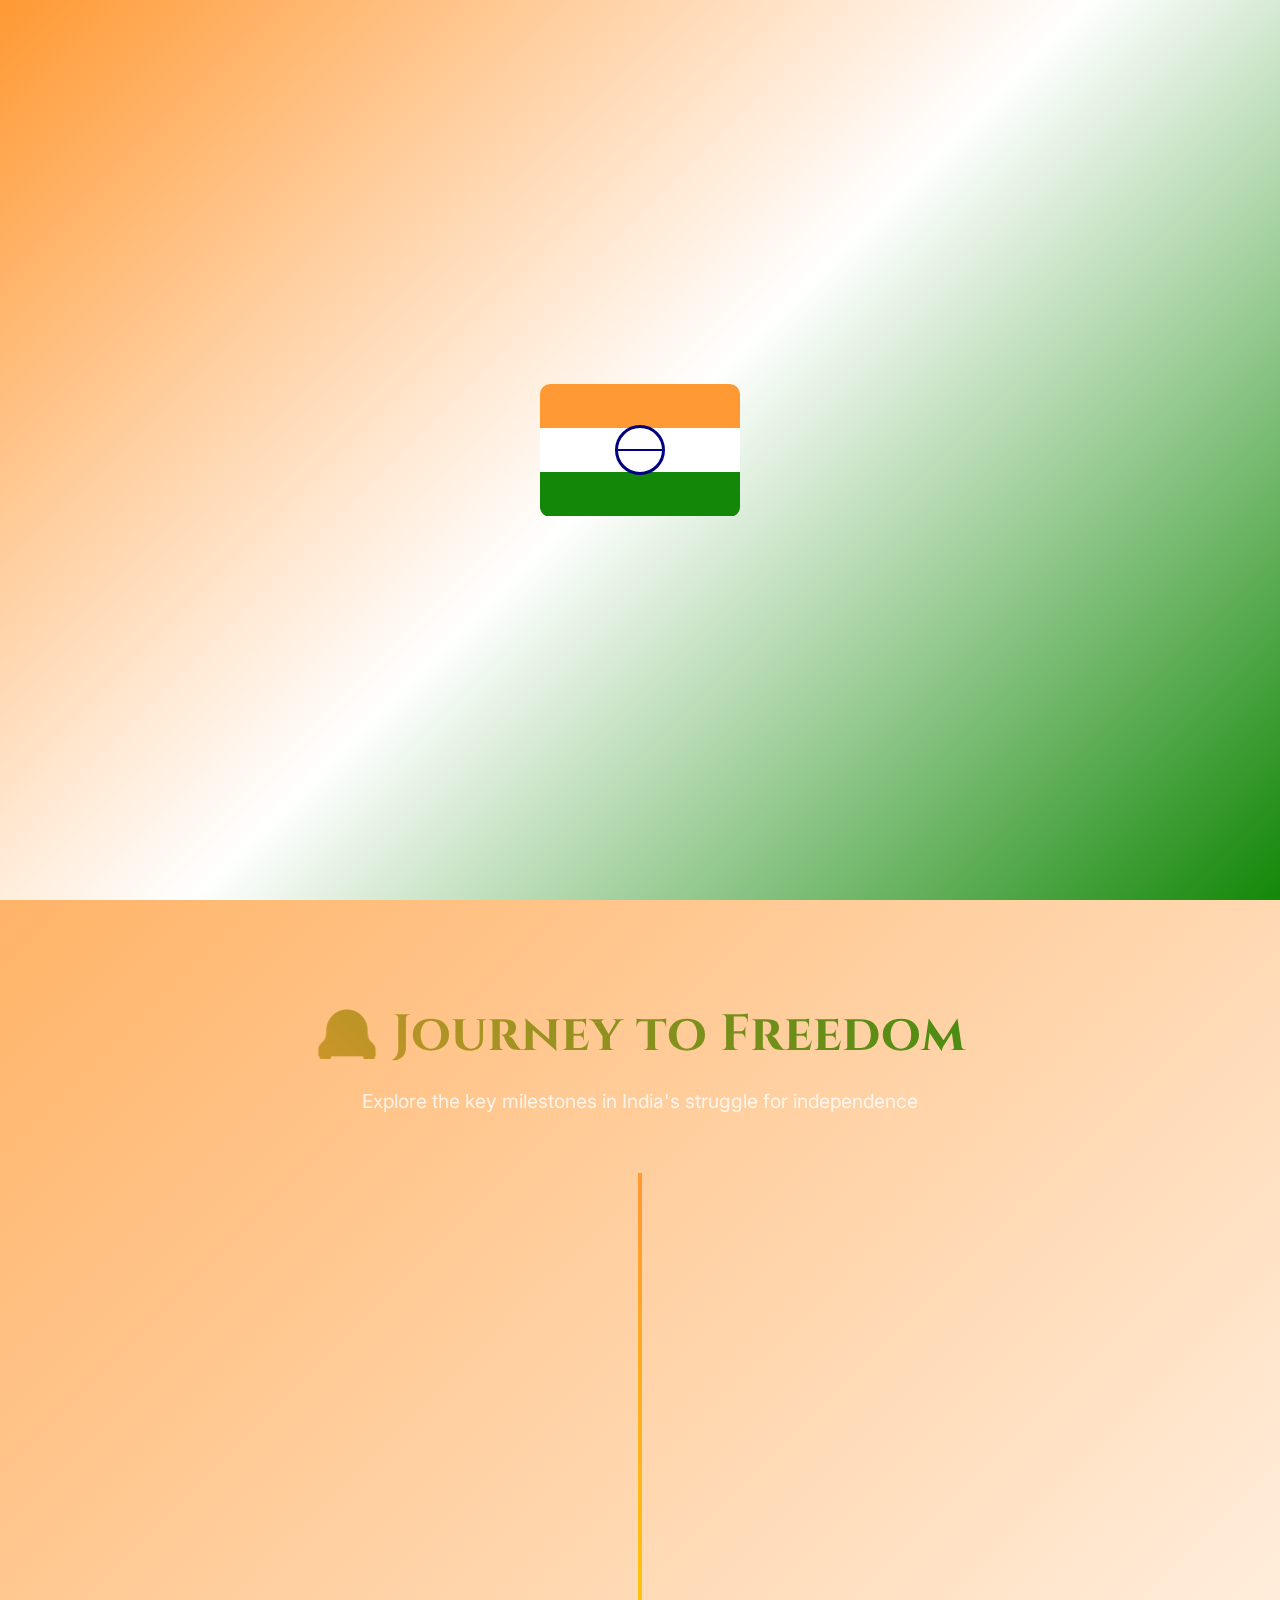
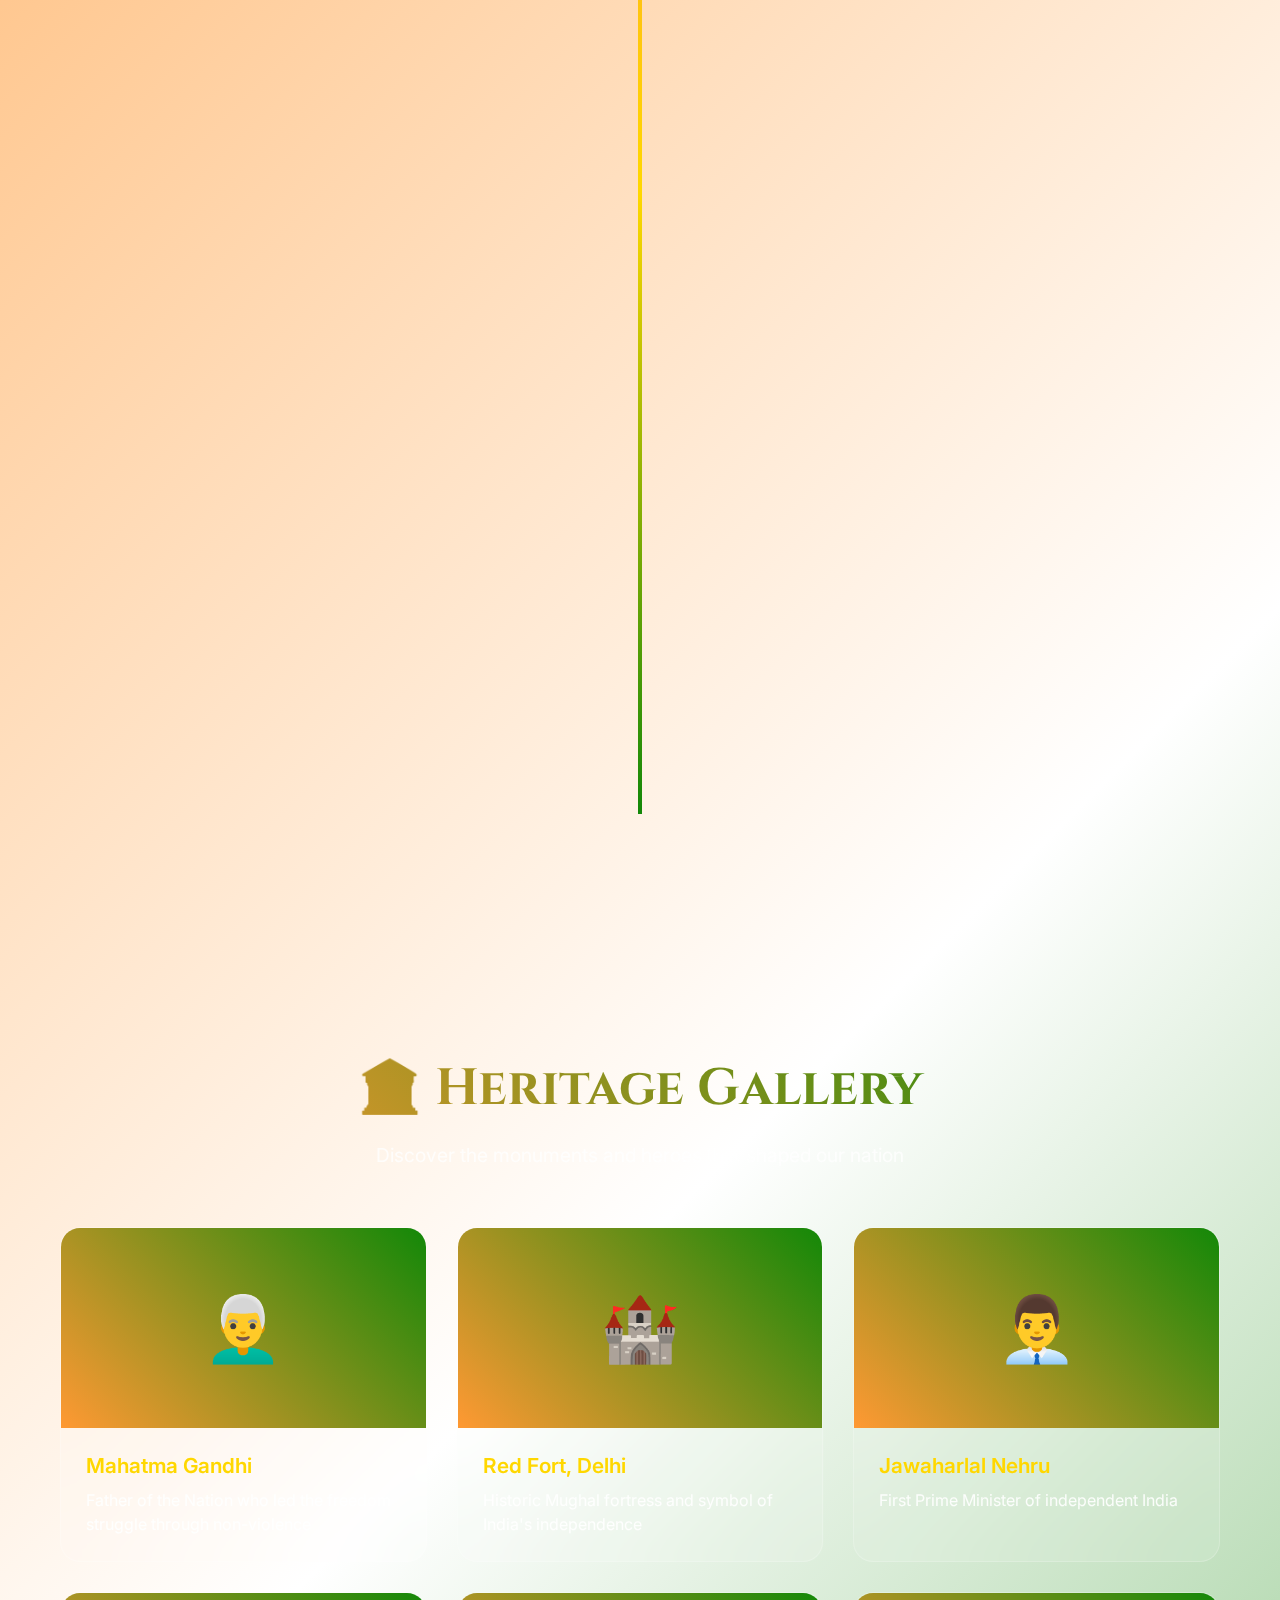
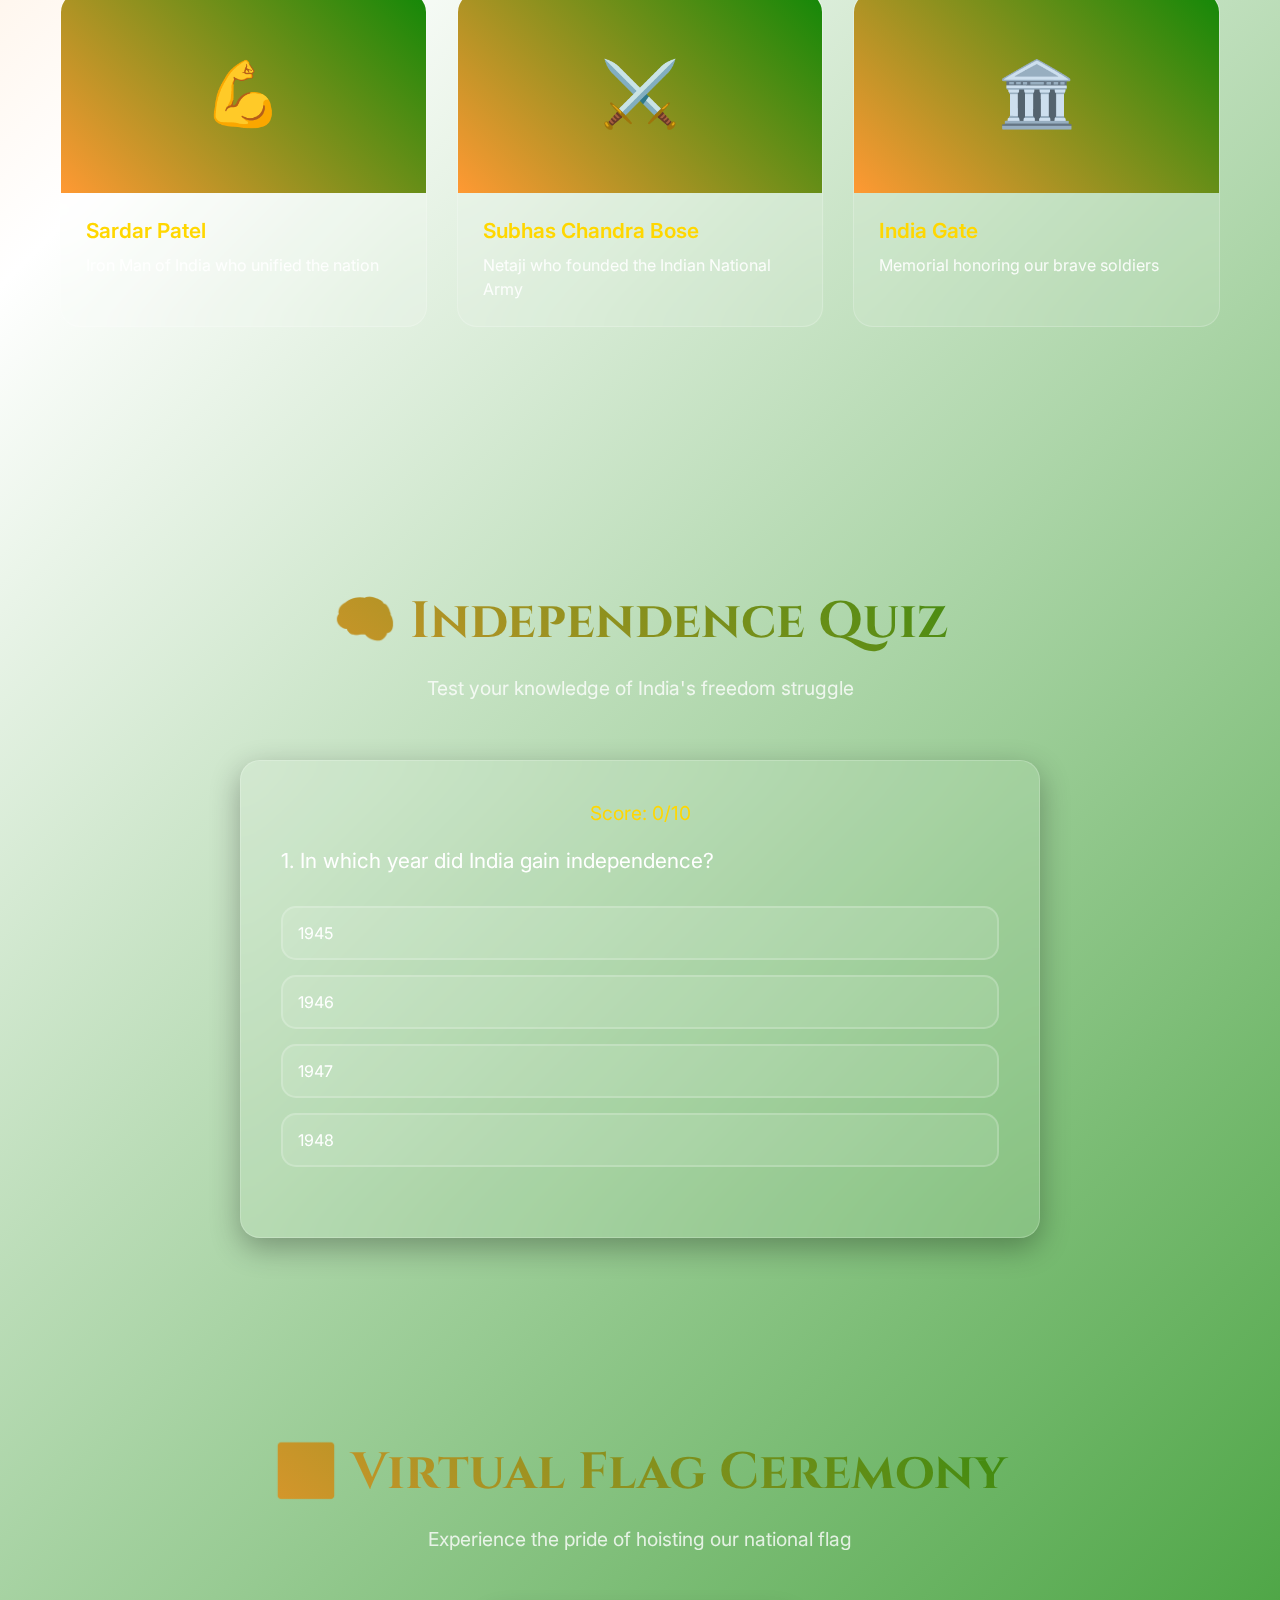
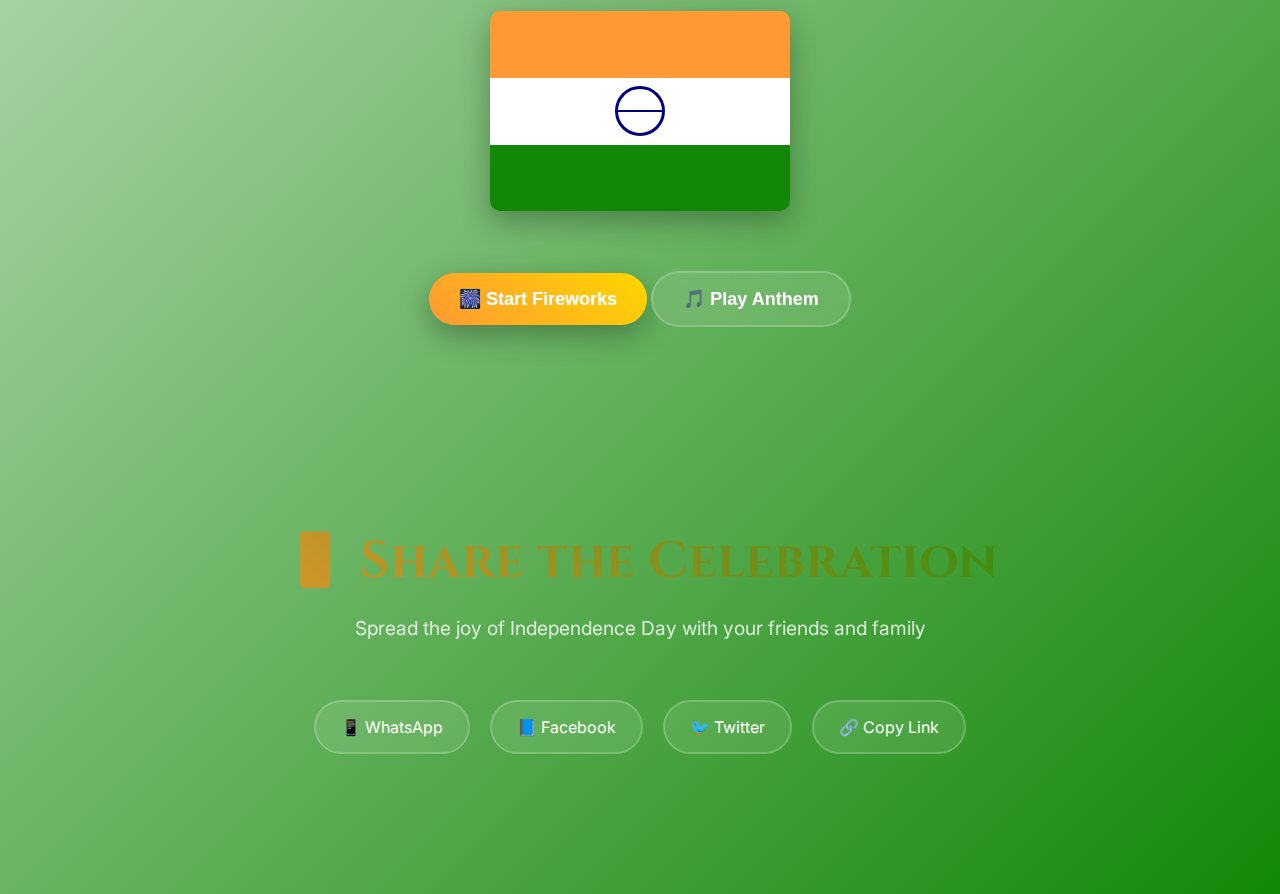
<file: independence-day-tribute.html>
<!DOCTYPE html>
<html lang="en">
<head>
    <meta charset="UTF-8">
    <meta name="viewport" content="width=device-width, initial-scale=1.0">
    <title>🇮🇳 Interactive Independence Day Tribute 2025 | 79 Years of Freedom</title>
    <link href="https://fonts.googleapis.com/css2?family=Cinzel:wght@400;500;600;700&family=Inter:wght@300;400;500;600;700&family=Noto+Sans+Devanagari:wght@400;500;600;700&display=swap" rel="stylesheet">
    <style>
        :root {
            --saffron: #FF9933;
            --white: #FFFFFF;
            --green: #138808;
            --navy: #000080;
            --gold: #FFD700;
            --shadow: 0 10px 30px rgba(0,0,0,0.3);
            --glass: rgba(255,255,255,0.1);
            --border: rgba(255,255,255,0.2);
        }

        * {
            margin: 0;
            padding: 0;
            box-sizing: border-box;
        }

        body {
            font-family: 'Inter', sans-serif;
            background: linear-gradient(135deg, var(--saffron) 0%, var(--white) 50%, var(--green) 100%);
            min-height: 100vh;
            overflow-x: hidden;
            color: white;
        }

        .container {
            max-width: 1200px;
            margin: 0 auto;
            padding: 0 20px;
        }

        /* Header */
        .header {
            position: fixed;
            top: 0;
            width: 100%;
            background: var(--glass);
            backdrop-filter: blur(20px);
            border-bottom: 1px solid var(--border);
            z-index: 1000;
            transition: all 0.3s ease;
        }

        .nav {
            display: flex;
            justify-content: space-between;
            align-items: center;
            padding: 15px 20px;
        }

        .logo {
            font-family: 'Cinzel', serif;
            font-size: 24px;
            font-weight: 700;
            color: var(--gold);
        }

        .nav-links {
            display: flex;
            gap: 30px;
            list-style: none;
        }

        .nav-links a {
            color: white;
            text-decoration: none;
            transition: color 0.3s ease;
            font-weight: 500;
        }

        .nav-links a:hover {
            color: var(--gold);
        }

        .controls {
            display: flex;
            gap: 15px;
        }

        .control-btn {
            background: var(--glass);
            border: 1px solid var(--border);
            color: white;
            width: 40px;
            height: 40px;
            border-radius: 50%;
            cursor: pointer;
            transition: all 0.3s ease;
            display: flex;
            align-items: center;
            justify-content: center;
        }

        .control-btn:hover {
            background: rgba(255,255,255,0.2);
            transform: scale(1.1);
        }

        /* Hero Section */
        .hero {
            height: 100vh;
            display: flex;
            align-items: center;
            justify-content: center;
            text-align: center;
            position: relative;
            overflow: hidden;
        }

        .hero::before {
            content: '';
            position: absolute;
            top: 0;
            left: 0;
            right: 0;
            bottom: 0;
            background: url('data:image/svg+xml,<svg xmlns="http://www.w3.org/2000/svg" viewBox="0 0 100 100"><circle cx="50" cy="50" r="2" fill="%23FF9933" opacity="0.6"><animate attributeName="cy" values="100;-10" dur="3s" repeatCount="indefinite"/></circle><circle cx="20" cy="30" r="1" fill="%23138808" opacity="0.7"><animate attributeName="cy" values="100;-10" dur="4s" repeatCount="indefinite"/></circle><circle cx="80" cy="70" r="1.5" fill="%23FFD700" opacity="0.5"><animate attributeName="cy" values="100;-10" dur="5s" repeatCount="indefinite"/></circle></svg>') repeat;
            animation: particles 20s linear infinite;
        }

        .hero-content h1 {
            font-family: 'Cinzel', serif;
            font-size: clamp(2.5rem, 6vw, 5rem);
            margin-bottom: 20px;
            text-shadow: 2px 2px 10px rgba(0,0,0,0.5);
            animation: glow 2s ease-in-out infinite alternate;
        }

        .hero-content .subtitle {
            font-family: 'Noto Sans Devanagari', sans-serif;
            font-size: clamp(1.2rem, 3vw, 2rem);
            margin-bottom: 40px;
            opacity: 0.9;
        }

        .stats {
            display: flex;
            justify-content: center;
            gap: 40px;
            margin: 40px 0;
            flex-wrap: wrap;
        }

        .stat {
            background: var(--glass);
            backdrop-filter: blur(20px);
            border: 1px solid var(--border);
            padding: 30px;
            border-radius: 20px;
            text-align: center;
            min-width: 150px;
            transition: transform 0.3s ease;
        }

        .stat:hover {
            transform: translateY(-10px);
        }

        .stat-number {
            font-size: 3rem;
            font-weight: 700;
            color: var(--gold);
            display: block;
        }

        .stat-label {
            font-size: 0.9rem;
            opacity: 0.8;
            text-transform: uppercase;
            letter-spacing: 1px;
        }

        .cta-buttons {
            display: flex;
            gap: 20px;
            justify-content: center;
            margin-top: 40px;
            flex-wrap: wrap;
        }

        .btn {
            padding: 15px 30px;
            border: none;
            border-radius: 50px;
            font-size: 18px;
            font-weight: 600;
            cursor: pointer;
            transition: all 0.3s ease;
            text-decoration: none;
            display: inline-block;
        }

        .btn-primary {
            background: linear-gradient(45deg, var(--saffron), var(--gold));
            color: white;
            box-shadow: var(--shadow);
        }

        .btn-secondary {
            background: var(--glass);
            color: white;
            border: 2px solid var(--border);
            backdrop-filter: blur(20px);
        }

        .btn:hover {
            transform: translateY(-3px);
            box-shadow: 0 15px 40px rgba(0,0,0,0.4);
        }

        /* Section Styles */
        .section {
            padding: 100px 0;
            position: relative;
        }

        .section-title {
            font-family: 'Cinzel', serif;
            font-size: clamp(2rem, 4vw, 3.5rem);
            text-align: center;
            margin-bottom: 20px;
            background: linear-gradient(45deg, var(--saffron), var(--green));
            -webkit-background-clip: text;
            -webkit-text-fill-color: transparent;
            background-clip: text;
        }

        .section-subtitle {
            text-align: center;
            font-size: 1.2rem;
            opacity: 0.8;
            margin-bottom: 60px;
            max-width: 600px;
            margin-left: auto;
            margin-right: auto;
        }

        /* Timeline */
        .timeline {
            position: relative;
            max-width: 1000px;
            margin: 0 auto;
        }

        .timeline::before {
            content: '';
            position: absolute;
            left: 50%;
            top: 0;
            bottom: 0;
            width: 4px;
            background: linear-gradient(to bottom, var(--saffron), var(--gold), var(--green));
            transform: translateX(-50%);
        }

        .timeline-item {
            position: relative;
            margin: 40px 0;
            opacity: 0;
            animation: slideInUp 0.6s ease forwards;
        }

        .timeline-item:nth-child(odd) .timeline-content {
            margin-right: 50%;
            padding-right: 40px;
            text-align: right;
        }

        .timeline-item:nth-child(even) .timeline-content {
            margin-left: 50%;
            padding-left: 40px;
        }

        .timeline-content {
            background: var(--glass);
            backdrop-filter: blur(20px);
            border: 1px solid var(--border);
            padding: 30px;
            border-radius: 20px;
            box-shadow: var(--shadow);
            transition: transform 0.3s ease;
        }

        .timeline-content:hover {
            transform: scale(1.05);
        }

        .timeline-year {
            position: absolute;
            left: 50%;
            top: 50%;
            transform: translate(-50%, -50%);
            background: linear-gradient(45deg, var(--saffron), var(--gold));
            color: white;
            width: 80px;
            height: 80px;
            border-radius: 50%;
            display: flex;
            align-items: center;
            justify-content: center;
            font-weight: 700;
            font-size: 18px;
            box-shadow: var(--shadow);
        }

        .timeline-title {
            font-size: 1.5rem;
            font-weight: 600;
            margin-bottom: 10px;
            color: var(--gold);
        }

        .timeline-desc {
            opacity: 0.9;
            line-height: 1.6;
        }

        /* Gallery */
        .gallery {
            display: grid;
            grid-template-columns: repeat(auto-fit, minmax(300px, 1fr));
            gap: 30px;
            margin: 60px 0;
        }

        .gallery-card {
            background: var(--glass);
            backdrop-filter: blur(20px);
            border: 1px solid var(--border);
            border-radius: 20px;
            overflow: hidden;
            transition: all 0.3s ease;
            cursor: pointer;
        }

        .gallery-card:hover {
            transform: translateY(-10px) rotate(2deg);
            box-shadow: 0 20px 50px rgba(0,0,0,0.3);
        }

        .gallery-image {
            height: 200px;
            background: linear-gradient(45deg, var(--saffron), var(--green));
            display: flex;
            align-items: center;
            justify-content: center;
            font-size: 4rem;
            position: relative;
            overflow: hidden;
        }

        .gallery-image::before {
            content: '';
            position: absolute;
            top: 0;
            left: -100%;
            width: 100%;
            height: 100%;
            background: linear-gradient(90deg, transparent, rgba(255,255,255,0.3), transparent);
            animation: shimmer 2s infinite;
        }

        .gallery-content {
            padding: 25px;
        }

        .gallery-title {
            font-size: 1.3rem;
            font-weight: 600;
            margin-bottom: 10px;
            color: var(--gold);
        }

        .gallery-desc {
            opacity: 0.9;
            line-height: 1.5;
        }

        /* Audio Player */
        .audio-player {
            position: fixed;
            bottom: 30px;
            right: 30px;
            background: var(--glass);
            backdrop-filter: blur(20px);
            border: 1px solid var(--border);
            border-radius: 20px;
            padding: 20px;
            display: flex;
            align-items: center;
            gap: 15px;
            box-shadow: var(--shadow);
            z-index: 999;
            transition: all 0.3s ease;
            opacity: 0;
            transform: translateY(100px);
        }

        .audio-player.active {
            opacity: 1;
            transform: translateY(0);
        }

        .play-btn {
            background: linear-gradient(45deg, var(--saffron), var(--gold));
            border: none;
            width: 50px;
            height: 50px;
            border-radius: 50%;
            color: white;
            font-size: 20px;
            cursor: pointer;
            transition: transform 0.3s ease;
        }

        .play-btn:hover {
            transform: scale(1.1);
        }

        .track-info {
            color: white;
        }

        .track-title {
            font-weight: 600;
            margin-bottom: 5px;
        }

        .track-artist {
            opacity: 0.7;
            font-size: 0.9rem;
        }

        /* Quiz Section */
        .quiz-container {
            max-width: 800px;
            margin: 0 auto;
            background: var(--glass);
            backdrop-filter: blur(20px);
            border: 1px solid var(--border);
            border-radius: 20px;
            padding: 40px;
            box-shadow: var(--shadow);
        }

        .question {
            font-size: 1.3rem;
            margin-bottom: 30px;
            line-height: 1.5;
        }

        .options {
            display: grid;
            gap: 15px;
            margin-bottom: 30px;
        }

        .option {
            background: var(--glass);
            border: 2px solid var(--border);
            padding: 15px;
            border-radius: 15px;
            cursor: pointer;
            transition: all 0.3s ease;
            color: white;
        }

        .option:hover {
            border-color: var(--gold);
            background: rgba(255,255,255,0.2);
        }

        .option.correct {
            background: rgba(19, 136, 8, 0.3);
            border-color: var(--green);
        }

        .option.wrong {
            background: rgba(220, 53, 69, 0.3);
            border-color: #dc3545;
        }

        .quiz-score {
            text-align: center;
            font-size: 1.2rem;
            color: var(--gold);
            margin-bottom: 20px;
        }

        /* Flag Animation */
        .flag-container {
            display: flex;
            justify-content: center;
            margin: 60px 0;
        }

        .flag {
            width: 300px;
            height: 200px;
            border-radius: 10px;
            overflow: hidden;
            box-shadow: var(--shadow);
            animation: wave 3s ease-in-out infinite;
            cursor: pointer;
            transition: transform 0.3s ease;
        }

        .flag:hover {
            transform: scale(1.1);
        }

        .flag-stripe {
            height: 33.33%;
            display: flex;
            align-items: center;
            justify-content: center;
        }

        .saffron { background: var(--saffron); }
        .white { background: var(--white); }
        .green { background: var(--green); }

        .chakra {
            width: 50px;
            height: 50px;
            border: 3px solid var(--navy);
            border-radius: 50%;
            position: relative;
            animation: spin 4s linear infinite;
        }

        .chakra::before {
            content: '';
            position: absolute;
            top: 50%;
            left: 50%;
            width: 100%;
            height: 2px;
            background: var(--navy);
            transform: translate(-50%, -50%);
        }

        /* Share Buttons */
        .share-container {
            display: flex;
            justify-content: center;
            gap: 20px;
            margin: 40px 0;
            flex-wrap: wrap;
        }

        .share-btn {
            background: var(--glass);
            border: 2px solid var(--border);
            color: white;
            padding: 15px 25px;
            border-radius: 50px;
            cursor: pointer;
            transition: all 0.3s ease;
            display: flex;
            align-items: center;
            gap: 10px;
            text-decoration: none;
        }

        .share-btn:hover {
            transform: translateY(-3px);
            background: rgba(255,255,255,0.2);
        }

        /* Fireworks */
        .fireworks {
            position: fixed;
            top: 0;
            left: 0;
            width: 100%;
            height: 100%;
            pointer-events: none;
            z-index: 999;
        }

        .firework {
            position: absolute;
            width: 10px;
            height: 10px;
            border-radius: 50%;
            animation: explode 2s ease-out forwards;
        }

        /* Animations */
        @keyframes glow {
            0% { text-shadow: 2px 2px 10px rgba(0,0,0,0.5); }
            100% { text-shadow: 2px 2px 20px rgba(255,215,0,0.8), 0 0 30px rgba(255,215,0,0.6); }
        }

        @keyframes particles {
            0% { background-position: 0 0; }
            100% { background-position: 0 100px; }
        }

        @keyframes slideInUp {
            from { transform: translateY(50px); opacity: 0; }
            to { transform: translateY(0); opacity: 1; }
        }

        @keyframes shimmer {
            0% { left: -100%; }
            100% { left: 100%; }
        }

        @keyframes wave {
            0%, 100% { transform: perspective(400px) rotateY(0deg); }
            50% { transform: perspective(400px) rotateY(5deg); }
        }

        @keyframes spin {
            from { transform: translate(-50%, -50%) rotate(0deg); }
            to { transform: translate(-50%, -50%) rotate(360deg); }
        }

        @keyframes explode {
            0% { transform: scale(0); opacity: 1; }
            50% { transform: scale(1); opacity: 0.8; }
            100% { transform: scale(3); opacity: 0; }
        }

        @keyframes countUp {
            from { transform: translateY(20px); opacity: 0; }
            to { transform: translateY(0); opacity: 1; }
        }

        /* Responsive */
        @media (max-width: 768px) {
            .nav-links { display: none; }
            .stats { flex-direction: column; align-items: center; }
            .cta-buttons { flex-direction: column; }
            .timeline::before { left: 20px; }
            .timeline-item:nth-child(odd) .timeline-content,
            .timeline-item:nth-child(even) .timeline-content {
                margin-left: 60px;
                margin-right: 0;
                padding-left: 20px;
                padding-right: 20px;
                text-align: left;
            }
            .timeline-year { left: 20px; transform: translateX(-50%); }
            .audio-player {
                bottom: 10px;
                right: 10px;
                left: 10px;
                flex-wrap: wrap;
                justify-content: center;
            }
        }

        /* Hidden elements */
        .hidden { display: none; }
        
        /* Loading animation */
        .loading {
            position: fixed;
            top: 0;
            left: 0;
            width: 100%;
            height: 100%;
            background: linear-gradient(135deg, var(--saffron) 0%, var(--white) 50%, var(--green) 100%);
            display: flex;
            align-items: center;
            justify-content: center;
            z-index: 9999;
            transition: opacity 1s ease;
        }

        .loading-flag {
            width: 200px;
            height: 133px;
            border-radius: 10px;
            overflow: hidden;
            animation: wave 2s ease-in-out infinite;
        }
    </style>
</head>
<body>
    <!-- Loading Screen -->
    <div class="loading" id="loading">
        <div class="loading-flag">
            <div class="flag-stripe saffron"></div>
            <div class="flag-stripe white">
                <div class="chakra"></div>
            </div>
            <div class="flag-stripe green"></div>
        </div>
    </div>

    <!-- Header -->
    <header class="header">
        <nav class="nav">
            <div class="logo">🇮🇳 EduSharma</div>
            <ul class="nav-links">
                <li><a href="#hero">Home</a></li>
                <li><a href="#timeline">Timeline</a></li>
                <li><a href="#gallery">Gallery</a></li>
                <li><a href="#quiz">Quiz</a></li>
                <li><a href="#ceremony">Ceremony</a></li>
            </ul>
            <div class="controls">
                <button class="control-btn" onclick="toggleMusic()" id="musicBtn">🎵</button>
                <button class="control-btn" onclick="shareWebsite()">📱</button>
            </div>
        </nav>
    </header>

    <!-- Hero Section -->
    <section id="hero" class="hero">
        <div class="hero-content">
            <h1>🇮🇳 Happy 79th Independence Day!</h1>
            <p class="subtitle">स्वतंत्रता दिवस की हार्दिक शुभकामनाएं</p>
            
            <div class="stats">
                <div class="stat">
                    <span class="stat-number" data-count="79">0</span>
                    <span class="stat-label">Years of Freedom</span>
                </div>
                <div class="stat">
                    <span class="stat-number" data-count="1400">0</span>
                    <span class="stat-label">Million Indians</span>
                </div>
                <div class="stat">
                    <span class="stat-number" data-count="28">0</span>
                    <span class="stat-label">States</span>
                </div>
                <div class="stat">
                    <span class="stat-number" data-count="22">0</span>
                    <span class="stat-label">Languages</span>
                </div>
            </div>
            
            <div class="cta-buttons">
                <button class="btn btn-primary" onclick="startCelebration()">🎆 Start Celebration</button>
                <button class="btn btn-secondary" onclick="scrollToSection('timeline')">📚 Explore History</button>
            </div>
        </div>
    </section>

    <!-- Timeline Section -->
    <section id="timeline" class="section">
        <div class="container">
            <h2 class="section-title">🕰️ Journey to Freedom</h2>
            <p class="section-subtitle">Explore the key milestones in India's struggle for independence</p>
            
            <div class="timeline">
                <div class="timeline-item" style="animation-delay: 0.1s">
                    <div class="timeline-year">1857</div>
                    <div class="timeline-content">
                        <h3 class="timeline-title">First War of Independence</h3>
                        <p class="timeline-desc">The Sepoy Mutiny marked the beginning of organized resistance against British rule, led by brave warriors like Mangal Pandey and Rani Lakshmibai.</p>
                    </div>
                </div>
                
                <div class="timeline-item" style="animation-delay: 0.2s">
                    <div class="timeline-year">1885</div>
                    <div class="timeline-content">
                        <h3 class="timeline-title">Indian National Congress Founded</h3>
                        <p class="timeline-desc">The formation of INC provided a platform for political awakening and organized freedom struggle under leaders like Dadabhai Naoroji.</p>
                    </div>
                </div>
                
                <div class="timeline-item" style="animation-delay: 0.3s">
                    <div class="timeline-year">1920</div>
                    <div class="timeline-content">
                        <h3 class="timeline-title">Non-Cooperation Movement</h3>
                        <p class="timeline-desc">Mahatma Gandhi launched this movement, calling for boycott of British goods and institutions, marking the beginning of mass civil disobedience.</p>
                    </div>
                </div>
                
                <div class="timeline-item" style="animation-delay: 0.4s">
                    <div class="timeline-year">1930</div>
                    <div class="timeline-content">
                        <h3 class="timeline-title">Salt March (Dandi March)</h3>
                        <p class="timeline-desc">Gandhi's iconic 240-mile march to the sea to make salt, breaking the British salt monopoly and inspiring millions across the nation.</p>
                    </div>
                </div>
                
                <div class="timeline-item" style="animation-delay: 0.5s">
                    <div class="timeline-year">1942</div>
                    <div class="timeline-content">
                        <h3 class="timeline-title">Quit India Movement</h3>
                        <p class="timeline-desc">The final push for independence with the rallying cry "Do or Die" that united the entire nation against British colonial rule.</p>
                    </div>
                </div>
                
                <div class="timeline-item" style="animation-delay: 0.6s">
                    <div class="timeline-year">1947</div>
                    <div class="timeline-content">
                        <h3 class="timeline-title">Independence Day</h3>
                        <p class="timeline-desc">On August 15, 1947, India finally achieved freedom after 200 years of British rule, becoming a sovereign nation.</p>
                    </div>
                </div>
            </div>
        </div>
    </section>

    <!-- Gallery Section -->
    <section id="gallery" class="section">
        <div class="container">
            <h2 class="section-title">🏛️ Heritage Gallery</h2>
            <p class="section-subtitle">Discover the monuments and heroes that shaped our nation</p>
            
            <div class="gallery">
                <div class="gallery-card" onclick="showModal('Gandhi', 'Father of the Nation', 'Mohandas Karamchand Gandhi led India to independence through non-violent resistance and civil disobedience.')">
                    <div class="gallery-image">👨‍🦳</div>
                    <div class="gallery-content">
                        <h3 class="gallery-title">Mahatma Gandhi</h3>
                        <p class="gallery-desc">Father of the Nation who led the freedom struggle through non-violence</p>
                    </div>
                </div>
                
                <div class="gallery-card" onclick="showModal('Red Fort', 'Historic Monument', 'The Red Fort in Delhi is where India\'s Prime Minister hoists the national flag every Independence Day.')">
                    <div class="gallery-image">🏰</div>
                    <div class="gallery-content">
                        <h3 class="gallery-title">Red Fort, Delhi</h3>
                        <p class="gallery-desc">Historic Mughal fortress and symbol of India's independence</p>
                    </div>
                </div>
                
                <div class="gallery-card" onclick="showModal('Nehru', 'First Prime Minister', 'Jawaharlal Nehru was India\'s first Prime Minister and gave the famous Tryst with Destiny speech.')">
                    <div class="gallery-image">👨‍💼</div>
                    <div class="gallery-content">
                        <h3 class="gallery-title">Jawaharlal Nehru</h3>
                        <p class="gallery-desc">First Prime Minister of independent India</p>
                    </div>
                </div>
                
                <div class="gallery-card" onclick="showModal('Patel', 'Iron Man of India', 'Sardar Vallabhbhai Patel united over 560 princely states into the Indian Union.')">
                    <div class="gallery-image">💪</div>
                    <div class="gallery-content">
                        <h3 class="gallery-title">Sardar Patel</h3>
                        <p class="gallery-desc">Iron Man of India who unified the nation</p>
                    </div>
                </div>
                
                <div class="gallery-card" onclick="showModal('Bose', 'Netaji', 'Subhas Chandra Bose founded the Indian National Army and fought for India\'s freedom.')">
                    <div class="gallery-image">⚔️</div>
                    <div class="gallery-content">
                        <h3 class="gallery-title">Subhas Chandra Bose</h3>
                        <p class="gallery-desc">Netaji who founded the Indian National Army</p>
                    </div>
                </div>
                
                <div class="gallery-card" onclick="showModal('India Gate', 'War Memorial', 'India Gate is a war memorial dedicated to Indian soldiers who died in World War I.')">
                    <div class="gallery-image">🏛️</div>
                    <div class="gallery-content">
                        <h3 class="gallery-title">India Gate</h3>
                        <p class="gallery-desc">Memorial honoring our brave soldiers</p>
                    </div>
                </div>
            </div>
        </div>
    </section>

    <!-- Quiz Section -->
    <section id="quiz" class="section">
        <div class="container">
            <h2 class="section-title">🧠 Independence Quiz</h2>
            <p class="section-subtitle">Test your knowledge of India's freedom struggle</p>
            
            <div class="quiz-container">
                <div class="quiz-score">Score: <span id="score">0</span>/10</div>
                <div class="question" id="question">Loading question...</div>
                <div class="options" id="options"></div>
                <button class="btn btn-primary" onclick="nextQuestion()" id="nextBtn" style="display: none;">Next Question</button>
                <div id="quizResult" class="hidden">
                    <h3 style="text-align: center; color: var(--gold); margin: 20px 0;">Quiz Completed!</h3>
                    <p style="text-align: center; margin: 20px 0;" id="resultMessage"></p>
                    <div style="text-align: center;">
                        <button class="btn btn-primary" onclick="restartQuiz()">Restart Quiz</button>
                        <button class="btn btn-secondary" onclick="shareQuizResult()">Share Result</button>
                    </div>
                </div>
            </div>
        </div>
    </section>

    <!-- Flag Ceremony Section -->
    <section id="ceremony" class="section">
        <div class="container">
            <h2 class="section-title">🎆 Virtual Flag Ceremony</h2>
            <p class="section-subtitle">Experience the pride of hoisting our national flag</p>
            
            <div class="flag-container">
                <div class="flag" onclick="hoistFlag()">
                    <div class="flag-stripe saffron"></div>
                    <div class="flag-stripe white">
                        <div class="chakra"></div>
                    </div>
                    <div class="flag-stripe green"></div>
                </div>
            </div>
            
            <div style="text-align: center; margin-top: 40px;">
                <button class="btn btn-primary" onclick="startFireworks()">🎆 Start Fireworks</button>
                <button class="btn btn-secondary" onclick="playAnthem()">🎵 Play Anthem</button>
            </div>
        </div>
    </section>

    <!-- Share Section -->
    <section class="section">
        <div class="container">
            <h2 class="section-title">📱 Share the Celebration</h2>
            <p class="section-subtitle">Spread the joy of Independence Day with your friends and family</p>
            
            <div class="share-container">
                <a href="#" class="share-btn" onclick="shareOnWhatsApp()">📱 WhatsApp</a>
                <a href="#" class="share-btn" onclick="shareOnFacebook()">📘 Facebook</a>
                <a href="#" class="share-btn" onclick="shareOnTwitter()">🐦 Twitter</a>
                <a href="#" class="share-btn" onclick="copyLink()">🔗 Copy Link</a>
            </div>
        </div>
    </section>

    <!-- Audio Player -->
    <div class="audio-player" id="audioPlayer">
        <button class="play-btn" onclick="toggleMusic()" id="playBtn">▶️</button>
        <div class="track-info">
            <div class="track-title">Vande Mataram</div>
            <div class="track-artist">Patriotic Song</div>
        </div>
    </div>

    <!-- Fireworks Container -->
    <div class="fireworks" id="fireworks"></div>

    <!-- Audio Elements -->
    <audio id="bgMusic" loop>
        <source src="[data-uri]" type="audio/wav">
    </audio>
    
    <audio id="anthem">
        <source src="[data-uri]" type="audio/wav">
    </audio>

    <script>
        // Global variables
        let currentQuestionIndex = 0;
        let score = 0;
        let musicPlaying = false;
        let quizCompleted = false;

        // Quiz questions
        const quizQuestions = [
            {
                question: "In which year did India gain independence?",
                options: ["1945", "1946", "1947", "1948"],
                correct: 2,
                explanation: "India gained independence on August 15, 1947."
            },
            {
                question: "Who is known as the 'Father of the Nation'?",
                options: ["Nehru", "Gandhi", "Patel", "Bose"],
                correct: 1,
                explanation: "Mahatma Gandhi is called the 'Father of the Nation'."
            },
            {
                question: "Which movement was started by Gandhi in 1930?",
                options: ["Quit India", "Non-Cooperation", "Salt March", "Khilafat"],
                correct: 2,
                explanation: "The Salt March (Dandi March) was started in 1930."
            },
            {
                question: "Who wrote the Indian National Anthem?",
                options: ["Bankim Chandra", "Rabindranath Tagore", "Sarojini Naidu", "Kavi Pradeep"],
                correct: 1,
                explanation: "Rabindranath Tagore wrote 'Jana Gana Mana'."
            },
            {
                question: "The Quit India Movement was launched in which year?",
                options: ["1940", "1941", "1942", "1943"],
                correct: 2,
                explanation: "The Quit India Movement was launched in 1942."
            },
            {
                question: "Who was the first Prime Minister of India?",
                options: ["Gandhi", "Nehru", "Patel", "Azad"],
                correct: 1,
                explanation: "Jawaharlal Nehru was India's first Prime Minister."
            },
            {
                question: "The Jallianwala Bagh massacre took place in which city?",
                options: ["Delhi", "Mumbai", "Amritsar", "Kolkata"],
                correct: 2,
                explanation: "The Jallianwala Bagh massacre occurred in Amritsar."
            },
            {
                question: "Who designed the Indian national flag?",
                options: ["Gandhi", "Pingali Venkayya", "Nehru", "Naidu"],
                correct: 1,
                explanation: "Pingali Venkayya designed the Indian flag."
            },
            {
                question: "Which freedom fighter is known as 'Netaji'?",
                options: ["Bhagat Singh", "Azad", "Subhas Chandra Bose", "Bismil"],
                correct: 2,
                explanation: "Subhas Chandra Bose is known as 'Netaji'."
            },
            {
                question: "India's Constitution came into effect in which year?",
                options: ["1947", "1948", "1949", "1950"],
                correct: 3,
                explanation: "India's Constitution came into effect on January 26, 1950."
            }
        ];

        // Initialize the website
        window.onload = function() {
            setTimeout(() => {
                document.getElementById('loading').style.opacity = '0';
                setTimeout(() => {
                    document.getElementById('loading').style.display = 'none';
                    animateCounters();
                    setTimeout(() => {
                        document.getElementById('audioPlayer').classList.add('active');
                    }, 1000);
                }, 1000);
            }, 3000);
            
            loadQuestion();
        };

        // Animate counters
        function animateCounters() {
            const counters = document.querySelectorAll('.stat-number');
            counters.forEach(counter => {
                const target = parseInt(counter.dataset.count);
                const increment = target / 100;
                let current = 0;
                
                const timer = setInterval(() => {
                    current += increment;
                    if (current >= target) {
                        current = target;
                        clearInterval(timer);
                    }
                    counter.textContent = Math.floor(current);
                }, 20);
            });
        }

        // Smooth scrolling
        function scrollToSection(sectionId) {
            document.getElementById(sectionId).scrollIntoView({
                behavior: 'smooth'
            });
        }

        // Music controls
        function toggleMusic() {
            const audio = document.getElementById('bgMusic');
            const btn = document.getElementById('musicBtn');
            const playBtn = document.getElementById('playBtn');
            
            if (musicPlaying) {
                audio.pause();
                btn.textContent = '🎵';
                playBtn.textContent = '▶️';
                musicPlaying = false;
            } else {
                audio.play();
                btn.textContent = '🔇';
                playBtn.textContent = '⏸️';
                musicPlaying = true;
            }
        }

        // Start celebration
        function startCelebration() {
            startFireworks();
            showNotification("🎉 Let's celebrate India's Independence Day! Jai Hind! 🇮🇳");
            scrollToSection('timeline');
        }

        // Quiz functions
        function loadQuestion() {
            if (currentQuestionIndex >= quizQuestions.length) {
                showQuizResult();
                return;
            }

            const question = quizQuestions[currentQuestionIndex];
            document.getElementById('question').textContent = `${currentQuestionIndex + 1}. ${question.question}`;
            
            const optionsContainer = document.getElementById('options');
            optionsContainer.innerHTML = '';
            
            question.options.forEach((option, index) => {
                const optionElement = document.createElement('div');
                optionElement.className = 'option';
                optionElement.textContent = option;
                optionElement.onclick = () => selectOption(index);
                optionsContainer.appendChild(optionElement);
            });
            
            document.getElementById('nextBtn').style.display = 'none';
        }

        function selectOption(selectedIndex) {
            const question = quizQuestions[currentQuestionIndex];
            const options = document.querySelectorAll('.option');
            
            options.forEach((option, index) => {
                option.onclick = null;
                if (index === question.correct) {
                    option.classList.add('correct');
                } else if (index === selectedIndex) {
                    option.classList.add('wrong');
                }
            });
            
            if (selectedIndex === question.correct) {
                score++;
                document.getElementById('score').textContent = score;
            }
            
            setTimeout(() => {
                showNotification(question.explanation);
            }, 500);
            
            document.getElementById('nextBtn').style.display = 'block';
        }

        function nextQuestion() {
            currentQuestionIndex++;
            loadQuestion();
        }

        function showQuizResult() {
            document.querySelector('.quiz-container').innerHTML = `
                <div class="quiz-score">Final Score: ${score}/10</div>
                <div id="quizResult">
                    <h3 style="text-align: center; color: var(--gold); margin: 20px 0;">Quiz Completed!</h3>
                    <p style="text-align: center; margin: 20px 0;" id="resultMessage">${getResultMessage()}</p>
                    <div style="text-align: center;">
                        <button class="btn btn-primary" onclick="restartQuiz()">Restart Quiz</button>
                        <button class="btn btn-secondary" onclick="shareQuizResult()">Share Result</button>
                    </div>
                </div>
            `;
            quizCompleted = true;
        }

        function getResultMessage() {
            const percentage = (score / quizQuestions.length) * 100;
            if (percentage >= 90) return "🏆 Outstanding! You're a true patriot!";
            if (percentage >= 70) return "🎉 Great job! You know India's history well!";
            if (percentage >= 50) return "👍 Good effort! Keep learning about our heritage!";
            return "📚 There's more to learn about our glorious history!";
        }

        function restartQuiz() {
            currentQuestionIndex = 0;
            score = 0;
            quizCompleted = false;
            location.reload(); // Simple restart
        }

        function shareQuizResult() {
            const text = `🇮🇳 I scored ${score}/10 on the Independence Day Quiz! Test your knowledge about India's freedom struggle!`;
            shareText(text);
        }

        // Flag ceremony
        function hoistFlag() {
            showNotification("🚩 Flag hoisted with pride! Jai Hind!");
            startFireworks();
        }

        // Fireworks
        function startFireworks() {
            const fireworksContainer = document.getElementById('fireworks');
            
            for (let i = 0; i < 20; i++) {
                setTimeout(() => {
                    createFirework();
                }, i * 200);
            }
        }

        function createFirework() {
            const firework = document.createElement('div');
            firework.className = 'firework';
            firework.style.left = Math.random() * 100 + '%';
            firework.style.top = Math.random() * 100 + '%';
            firework.style.backgroundColor = getRandomPatrioticColor();
            
            document.getElementById('fireworks').appendChild(firework);
            
            setTimeout(() => {
                firework.remove();
            }, 2000);
        }

        function getRandomPatrioticColor() {
            const colors = ['#FF9933', '#FFFFFF', '#138808', '#FFD700'];
            return colors[Math.floor(Math.random() * colors.length)];
        }

        // Play anthem
        function playAnthem() {
            const anthem = document.getElementById('anthem');
            anthem.play();
            showNotification("🎵 Playing Jana Gana Mana - Our National Anthem");
        }

        // Share functions
        function shareWebsite() {
            shareText("🇮🇳 Celebrating India's 79th Independence Day! Join me in this interactive tribute to our freedom fighters and heritage!");
        }

        function shareOnWhatsApp() {
            const text = "🇮🇳 Happy Independence Day! Celebrating 79 years of freedom with this amazing interactive tribute!";
            window.open(`https://wa.me/?text=${encodeURIComponent(text + ' ' + window.location.href)}`);
        }

        function shareOnFacebook() {
            window.open(`https://www.facebook.com/sharer/sharer.php?u=${encodeURIComponent(window.location.href)}`);
        }

        function shareOnTwitter() {
            const text = "🇮🇳 Celebrating India's 79th Independence Day! Jai Hind!";
            window.open(`https://twitter.com/intent/tweet?text=${encodeURIComponent(text)}&url=${encodeURIComponent(window.location.href)}&hashtags=IndependenceDay2025,JaiHind`);
        }

        function copyLink() {
            navigator.clipboard.writeText(window.location.href);
            showNotification("🔗 Link copied to clipboard!");
        }

        function shareText(text) {
            if (navigator.share) {
                navigator.share({
                    title: '🇮🇳 Independence Day Tribute 2025',
                    text: text,
                    url: window.location.href
                });
            } else {
                copyLink();
            }
        }

        // Show modal for gallery items
        function showModal(title, subtitle, description) {
            const modal = document.createElement('div');
            modal.style.cssText = `
                position: fixed;
                top: 0;
                left: 0;
                width: 100%;
                height: 100%;
                background: rgba(0,0,0,0.8);
                display: flex;
                align-items: center;
                justify-content: center;
                z-index: 10000;
                backdrop-filter: blur(10px);
            `;
            
            modal.innerHTML = `
                <div style="background: var(--glass); backdrop-filter: blur(20px); border: 1px solid var(--border); border-radius: 20px; padding: 40px; max-width: 500px; width: 90%; text-align: center; color: white; position: relative;">
                    <button onclick="this.parentElement.parentElement.remove()" style="position: absolute; top: 15px; right: 20px; background: none; border: none; color: white; font-size: 24px; cursor: pointer;">×</button>
                    <h2 style="color: var(--gold); margin-bottom: 10px;">${title}</h2>
                    <h3 style="margin-bottom: 20px; opacity: 0.8;">${subtitle}</h3>
                    <p style="line-height: 1.6;">${description}</p>
                </div>
            `;
            
            modal.onclick = (e) => {
                if (e.target === modal) modal.remove();
            };
            
            document.body.appendChild(modal);
        }

        // Show notification
        function showNotification(message) {
            const notification = document.createElement('div');
            notification.style.cssText = `
                position: fixed;
                top: 20px;
                right: 20px;
                background: linear-gradient(45deg, var(--saffron), var(--gold));
                color: white;
                padding: 15px 25px;
                border-radius: 10px;
                z-index: 10001;
                box-shadow: var(--shadow);
                animation: slideInUp 0.3s ease;
                max-width: 300px;
            `;
            notification.textContent = message;
            
            document.body.appendChild(notification);
            
            setTimeout(() => {
                notification.style.animation = 'slideInUp 0.3s ease reverse';
                setTimeout(() => notification.remove(), 300);
            }, 3000);
        }

        // Scroll animations
        const observerOptions = {
            threshold: 0.1,
            rootMargin: '0px 0px -50px 0px'
        };

        const observer = new IntersectionObserver((entries) => {
            entries.forEach(entry => {
                if (entry.isIntersecting) {
                    entry.target.style.animation = 'slideInUp 0.6s ease forwards';
                }
            });
        }, observerOptions);

        document.addEventListener('DOMContentLoaded', () => {
            document.querySelectorAll('.timeline-item, .gallery-card, .stat').forEach(el => {
                observer.observe(el);
            });
        });

        // Keyboard shortcuts
        document.addEventListener('keydown', (e) => {
            if (e.code === 'Space') {
                e.preventDefault();
                toggleMusic();
            } else if (e.code === 'KeyF') {
                e.preventDefault();
                startFireworks();
            } else if (e.code === 'KeyC') {
                e.preventDefault();
                startCelebration();
            }
        });

        // Add some interactive sounds (simplified)
        function playSound(frequency, duration) {
            if (typeof(AudioContext) !== "undefined" || typeof(webkitAudioContext) !== "undefined") {
                const audioContext = new (window.AudioContext || window.webkitAudioContext)();
                const oscillator = audioContext.createOscillator();
                const gainNode = audioContext.createGain();
                
                oscillator.connect(gainNode);
                gainNode.connect(audioContext.destination);
                
                oscillator.frequency.value = frequency;
                oscillator.type = 'sine';
                
                gainNode.gain.setValueAtTime(0.3, audioContext.currentTime);
                gainNode.gain.exponentialRampToValueAtTime(0.01, audioContext.currentTime + duration);
                
                oscillator.start(audioContext.currentTime);
                oscillator.stop(audioContext.currentTime + duration);
            }
        }

        // Add celebration sounds to interactions
        function addCelebrationSound() {
            playSound(523.25, 0.2); // C5 note
            setTimeout(() => playSound(659.25, 0.2), 100); // E5 note
            setTimeout(() => playSound(783.99, 0.2), 200); // G5 note
        }

        // Welcome message
        setTimeout(() => {
            showNotification("🇮🇳 Welcome to India's Independence Day Tribute! Use Space to toggle music, F for fireworks, C for celebration!");
        }, 4000);
    </script>
</body>
</html>
</file>
